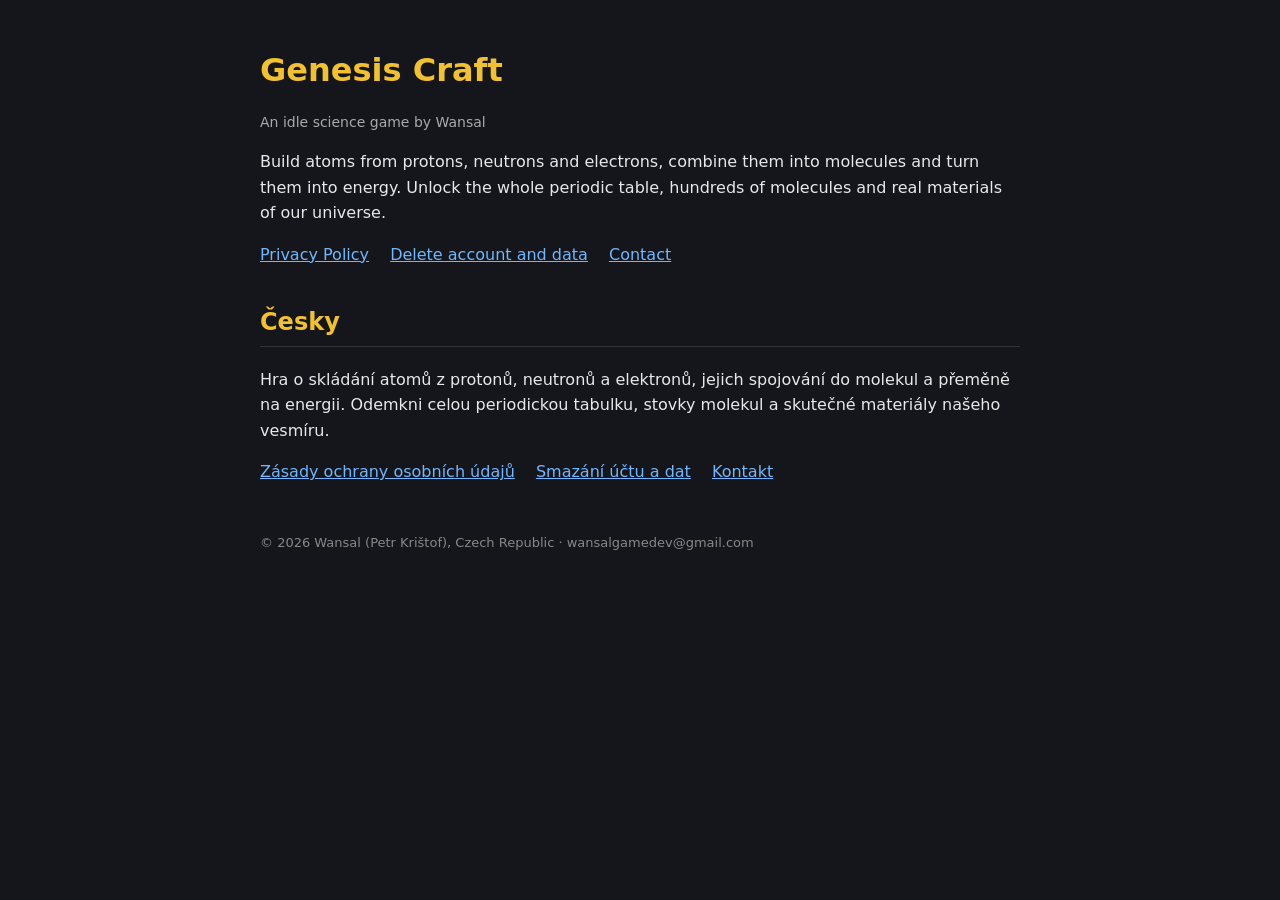
<file: index.html>
<!DOCTYPE html>
<html lang="en">
<head>
  <meta charset="utf-8">
  <meta name="viewport" content="width=device-width, initial-scale=1">
  <title>Genesis Craft – Wansal</title>
  <link rel="stylesheet" href="style.css">
</head>
<body>
<main>
  <h1>Genesis Craft</h1>
  <p class="lang">An idle science game by Wansal</p>

  <p>Build atoms from protons, neutrons and electrons, combine them into molecules and turn them into energy.
     Unlock the whole periodic table, hundreds of molecules and real materials of our universe.</p>

  <nav>
    <a href="privacy.html">Privacy Policy</a>
    <a href="delete-account.html">Delete account and data</a>
    <a href="mailto:wansalgamedev@gmail.com">Contact</a>
  </nav>

  <h2>Česky</h2>
  <p>Hra o skládání atomů z protonů, neutronů a elektronů, jejich spojování do molekul a přeměně na energii.
     Odemkni celou periodickou tabulku, stovky molekul a skutečné materiály našeho vesmíru.</p>
  <nav>
    <a href="privacy.html#cs">Zásady ochrany osobních údajů</a>
    <a href="delete-account.html#cs">Smazání účtu a dat</a>
    <a href="mailto:wansalgamedev@gmail.com">Kontakt</a>
  </nav>

  <footer>© 2026 Wansal (Petr Krištof), Czech Republic · wansalgamedev@gmail.com</footer>
</main>
</body>
</html>
</file>
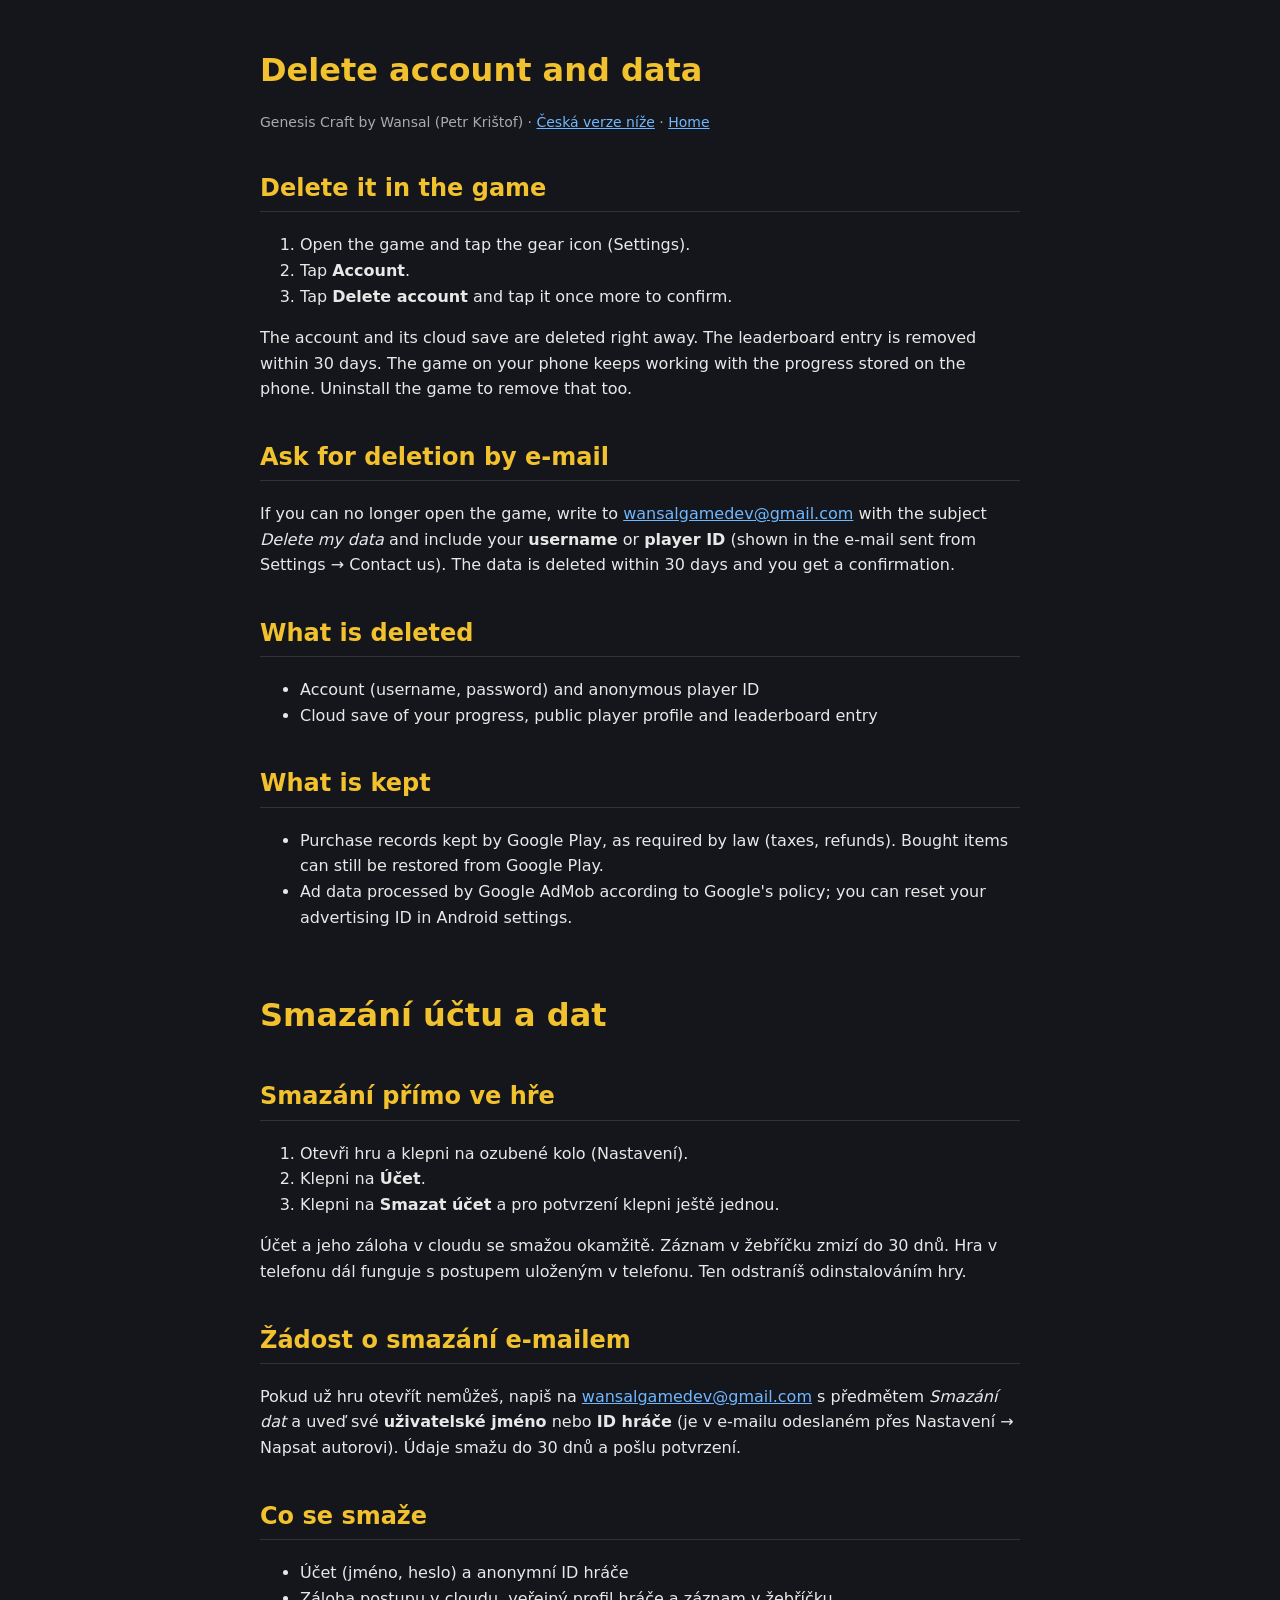
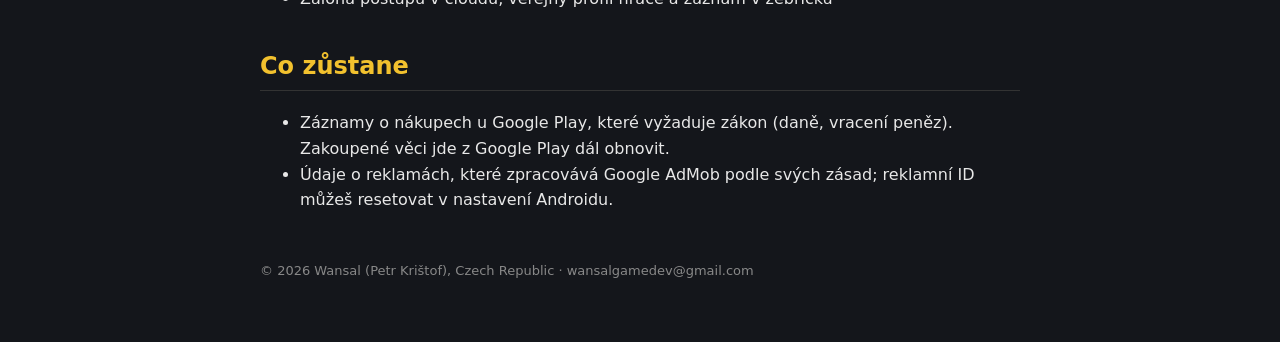
<file: delete-account.html>
<!DOCTYPE html>
<html lang="en">
<head>
  <meta charset="utf-8">
  <meta name="viewport" content="width=device-width, initial-scale=1">
  <title>Delete account and data – Genesis Craft</title>
  <link rel="stylesheet" href="style.css">
</head>
<body>
<main>
  <h1>Delete account and data</h1>
  <p class="lang">Genesis Craft by Wansal (Petr Krištof) · <a href="#cs">Česká verze níže</a> · <a href="index.html">Home</a></p>

  <h2>Delete it in the game</h2>
  <ol>
    <li>Open the game and tap the gear icon (Settings).</li>
    <li>Tap <b>Account</b>.</li>
    <li>Tap <b>Delete account</b> and tap it once more to confirm.</li>
  </ol>
  <p>The account and its cloud save are deleted right away. The leaderboard entry is removed within 30 days.
     The game on your phone keeps working with the progress stored on the phone. Uninstall the game to remove that too.</p>

  <h2>Ask for deletion by e-mail</h2>
  <p>If you can no longer open the game, write to
     <a href="mailto:wansalgamedev@gmail.com?subject=Genesis%20Craft%20-%20delete%20my%20data">wansalgamedev@gmail.com</a>
     with the subject <i>Delete my data</i> and include your <b>username</b> or <b>player ID</b>
     (shown in the e-mail sent from Settings → Contact us). The data is deleted within 30 days and you get a confirmation.</p>

  <h2>What is deleted</h2>
  <ul>
    <li>Account (username, password) and anonymous player ID</li>
    <li>Cloud save of your progress, public player profile and leaderboard entry</li>
  </ul>
  <h2>What is kept</h2>
  <ul>
    <li>Purchase records kept by Google Play, as required by law (taxes, refunds). Bought items can still be restored from Google Play.</li>
    <li>Ad data processed by Google AdMob according to Google's policy; you can reset your advertising ID in Android settings.</li>
  </ul>

  <!-- ===================================================================== -->
  <h1 id="cs" style="margin-top:60px">Smazání účtu a dat</h1>

  <h2>Smazání přímo ve hře</h2>
  <ol>
    <li>Otevři hru a klepni na ozubené kolo (Nastavení).</li>
    <li>Klepni na <b>Účet</b>.</li>
    <li>Klepni na <b>Smazat účet</b> a pro potvrzení klepni ještě jednou.</li>
  </ol>
  <p>Účet a jeho záloha v cloudu se smažou okamžitě. Záznam v žebříčku zmizí do 30 dnů.
     Hra v telefonu dál funguje s postupem uloženým v telefonu. Ten odstraníš odinstalováním hry.</p>

  <h2>Žádost o smazání e-mailem</h2>
  <p>Pokud už hru otevřít nemůžeš, napiš na
     <a href="mailto:wansalgamedev@gmail.com?subject=Genesis%20Craft%20-%20smazani%20dat">wansalgamedev@gmail.com</a>
     s předmětem <i>Smazání dat</i> a uveď své <b>uživatelské jméno</b> nebo <b>ID hráče</b>
     (je v e-mailu odeslaném přes Nastavení → Napsat autorovi). Údaje smažu do 30 dnů a pošlu potvrzení.</p>

  <h2>Co se smaže</h2>
  <ul>
    <li>Účet (jméno, heslo) a anonymní ID hráče</li>
    <li>Záloha postupu v cloudu, veřejný profil hráče a záznam v žebříčku</li>
  </ul>
  <h2>Co zůstane</h2>
  <ul>
    <li>Záznamy o nákupech u Google Play, které vyžaduje zákon (daně, vracení peněz). Zakoupené věci jde z Google Play dál obnovit.</li>
    <li>Údaje o reklamách, které zpracovává Google AdMob podle svých zásad; reklamní ID můžeš resetovat v nastavení Androidu.</li>
  </ul>

  <footer>© 2026 Wansal (Petr Krištof), Czech Republic · wansalgamedev@gmail.com</footer>
</main>
</body>
</html>
</file>
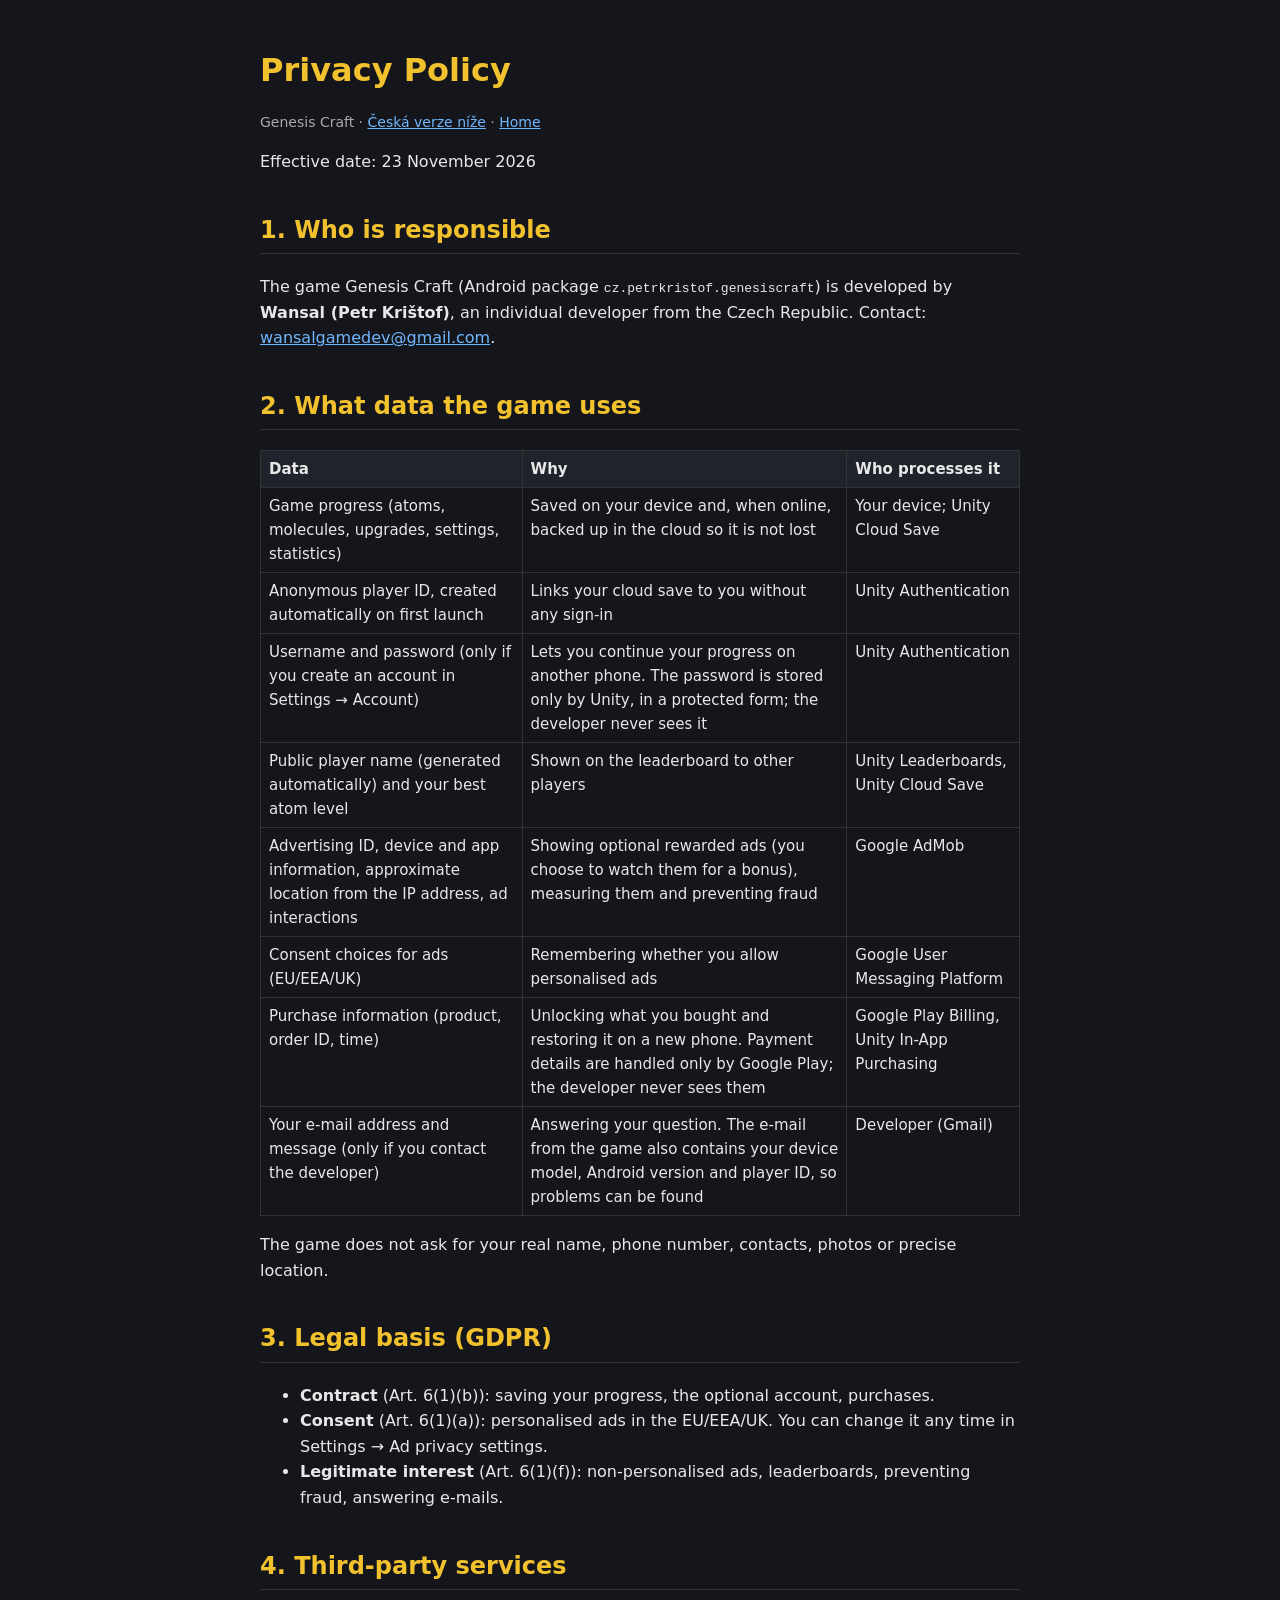
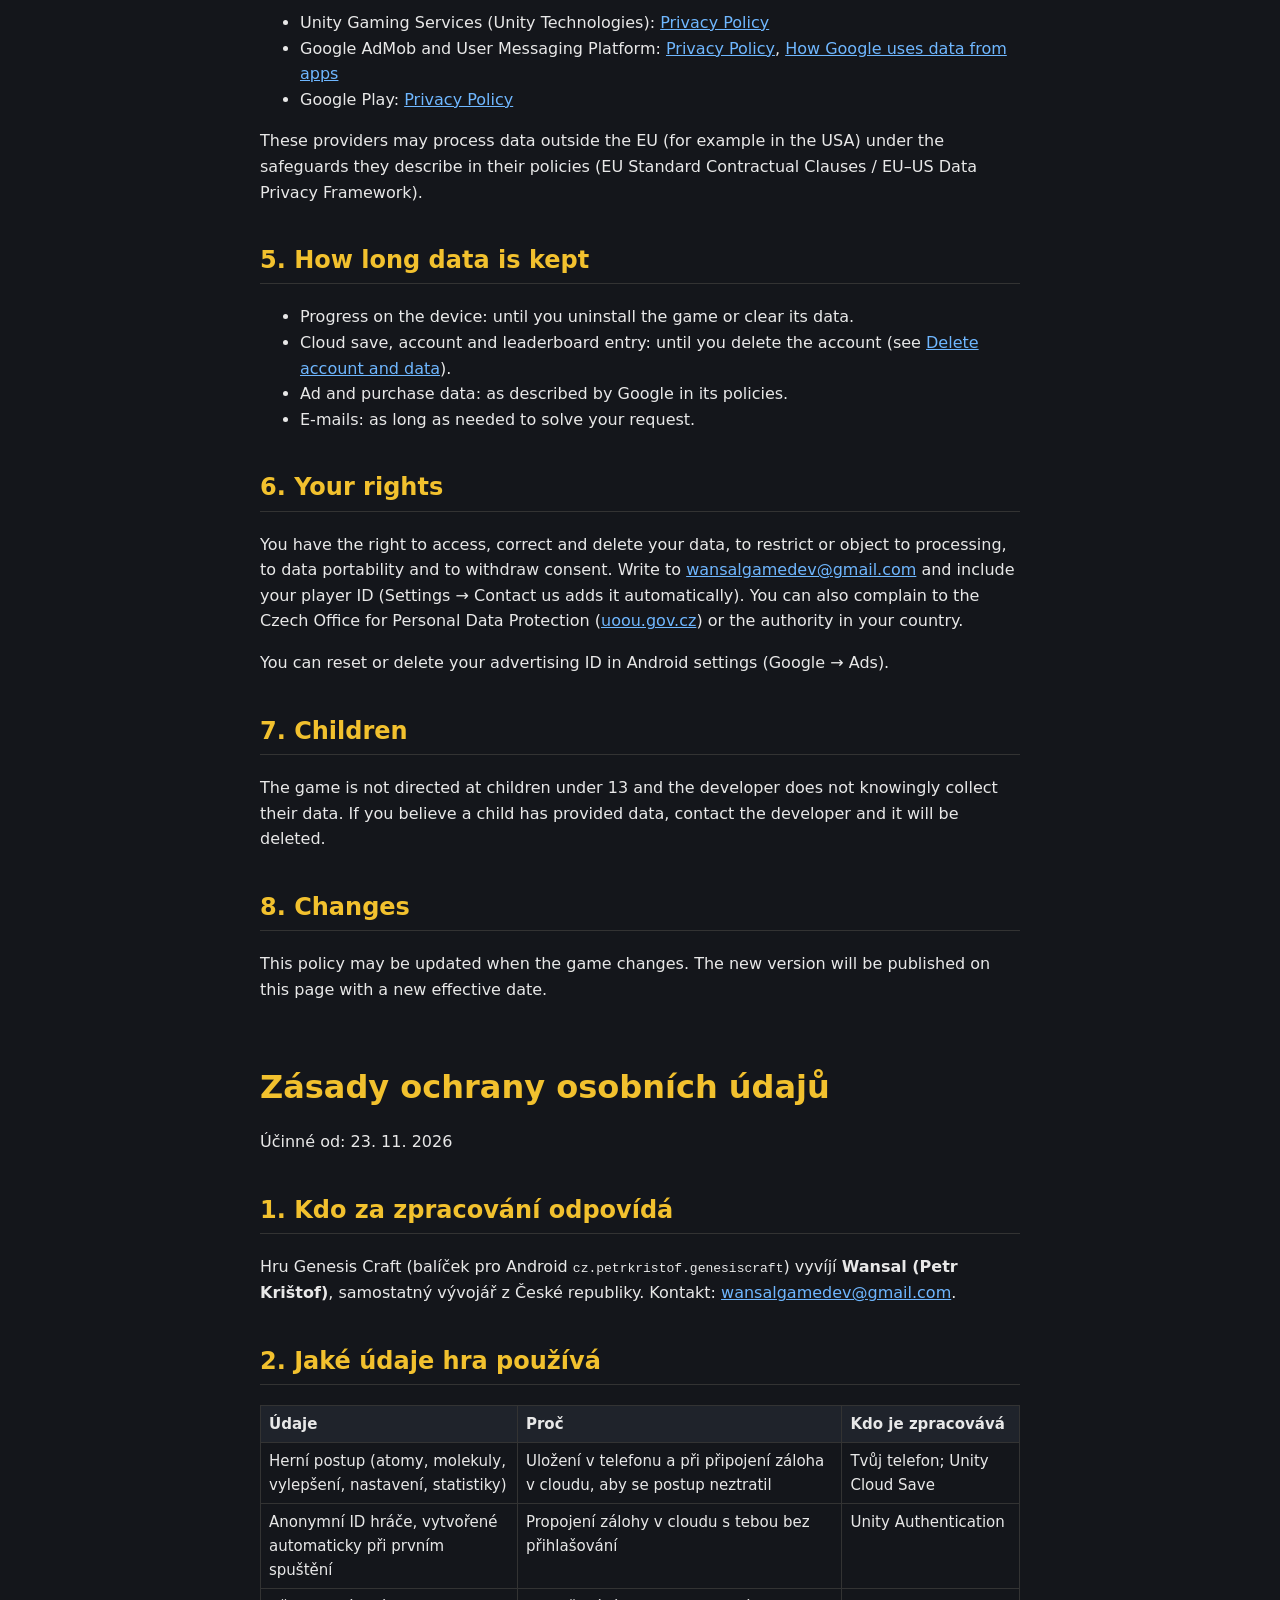
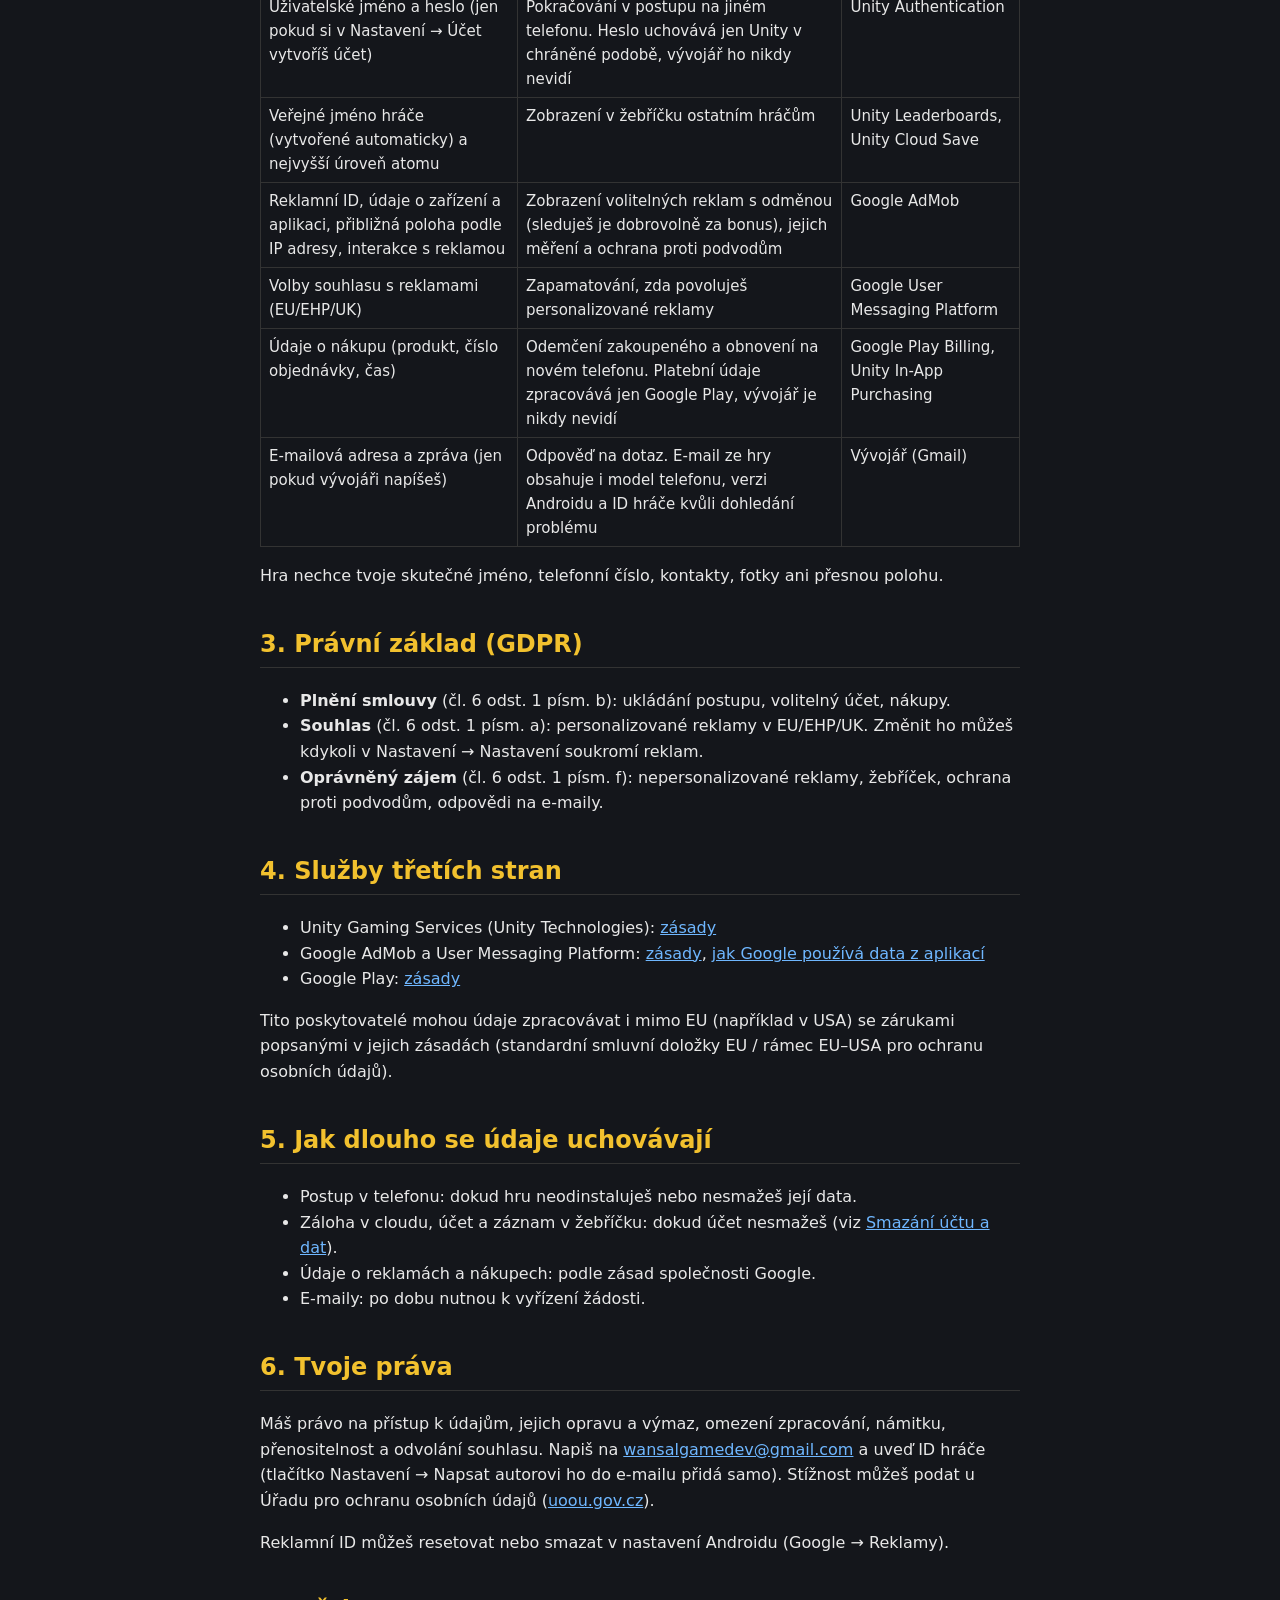
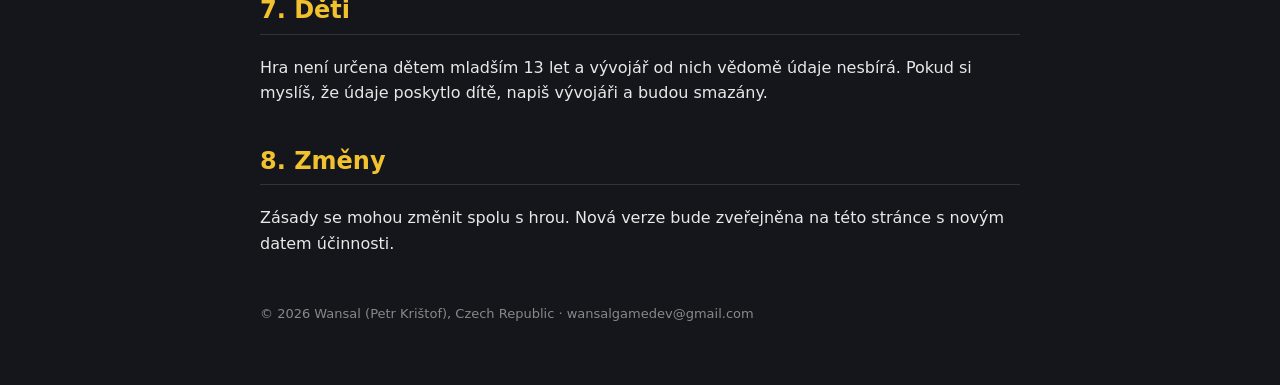
<file: privacy.html>
<!DOCTYPE html>
<html lang="en">
<head>
  <meta charset="utf-8">
  <meta name="viewport" content="width=device-width, initial-scale=1">
  <title>Privacy Policy – Genesis Craft</title>
  <link rel="stylesheet" href="style.css">
</head>
<body>
<main>
  <h1>Privacy Policy</h1>
  <p class="lang">Genesis Craft · <a href="#cs">Česká verze níže</a> · <a href="index.html">Home</a></p>
  <p>Effective date: 23 November 2026</p>

  <h2>1. Who is responsible</h2>
  <p>The game Genesis Craft (Android package <code>cz.petrkristof.genesiscraft</code>) is developed by
     <b>Wansal (Petr Krištof)</b>, an individual developer from the Czech Republic.
     Contact: <a href="mailto:wansalgamedev@gmail.com">wansalgamedev@gmail.com</a>.</p>

  <h2>2. What data the game uses</h2>
  <table>
    <tr><th>Data</th><th>Why</th><th>Who processes it</th></tr>
    <tr><td>Game progress (atoms, molecules, upgrades, settings, statistics)</td>
        <td>Saved on your device and, when online, backed up in the cloud so it is not lost</td>
        <td>Your device; Unity Cloud Save</td></tr>
    <tr><td>Anonymous player ID, created automatically on first launch</td>
        <td>Links your cloud save to you without any sign-in</td>
        <td>Unity Authentication</td></tr>
    <tr><td>Username and password (only if you create an account in Settings → Account)</td>
        <td>Lets you continue your progress on another phone. The password is stored only by Unity, in a protected form; the developer never sees it</td>
        <td>Unity Authentication</td></tr>
    <tr><td>Public player name (generated automatically) and your best atom level</td>
        <td>Shown on the leaderboard to other players</td>
        <td>Unity Leaderboards, Unity Cloud Save</td></tr>
    <tr><td>Advertising ID, device and app information, approximate location from the IP address, ad interactions</td>
        <td>Showing optional rewarded ads (you choose to watch them for a bonus), measuring them and preventing fraud</td>
        <td>Google AdMob</td></tr>
    <tr><td>Consent choices for ads (EU/EEA/UK)</td>
        <td>Remembering whether you allow personalised ads</td>
        <td>Google User Messaging Platform</td></tr>
    <tr><td>Purchase information (product, order ID, time)</td>
        <td>Unlocking what you bought and restoring it on a new phone. Payment details are handled only by Google Play; the developer never sees them</td>
        <td>Google Play Billing, Unity In-App Purchasing</td></tr>
    <tr><td>Your e-mail address and message (only if you contact the developer)</td>
        <td>Answering your question. The e-mail from the game also contains your device model, Android version and player ID, so problems can be found</td>
        <td>Developer (Gmail)</td></tr>
  </table>
  <p>The game does not ask for your real name, phone number, contacts, photos or precise location.</p>

  <h2>3. Legal basis (GDPR)</h2>
  <ul>
    <li><b>Contract</b> (Art. 6(1)(b)): saving your progress, the optional account, purchases.</li>
    <li><b>Consent</b> (Art. 6(1)(a)): personalised ads in the EU/EEA/UK. You can change it any time in Settings → Ad privacy settings.</li>
    <li><b>Legitimate interest</b> (Art. 6(1)(f)): non-personalised ads, leaderboards, preventing fraud, answering e-mails.</li>
  </ul>

  <h2>4. Third-party services</h2>
  <ul>
    <li>Unity Gaming Services (Unity Technologies): <a href="https://unity.com/legal/game-player-and-app-user-privacy-policy">Privacy Policy</a></li>
    <li>Google AdMob and User Messaging Platform: <a href="https://policies.google.com/privacy">Privacy Policy</a>,
        <a href="https://policies.google.com/technologies/partner-sites">How Google uses data from apps</a></li>
    <li>Google Play: <a href="https://policies.google.com/privacy">Privacy Policy</a></li>
  </ul>
  <p>These providers may process data outside the EU (for example in the USA) under the safeguards they describe
     in their policies (EU Standard Contractual Clauses / EU–US Data Privacy Framework).</p>

  <h2>5. How long data is kept</h2>
  <ul>
    <li>Progress on the device: until you uninstall the game or clear its data.</li>
    <li>Cloud save, account and leaderboard entry: until you delete the account (see <a href="delete-account.html">Delete account and data</a>).</li>
    <li>Ad and purchase data: as described by Google in its policies.</li>
    <li>E-mails: as long as needed to solve your request.</li>
  </ul>

  <h2>6. Your rights</h2>
  <p>You have the right to access, correct and delete your data, to restrict or object to processing, to data portability
     and to withdraw consent. Write to <a href="mailto:wansalgamedev@gmail.com">wansalgamedev@gmail.com</a> and include your
     player ID (Settings → Contact us adds it automatically). You can also complain to the Czech Office for Personal Data Protection
     (<a href="https://uoou.gov.cz">uoou.gov.cz</a>) or the authority in your country.</p>
  <p>You can reset or delete your advertising ID in Android settings (Google → Ads).</p>

  <h2>7. Children</h2>
  <p>The game is not directed at children under 13 and the developer does not knowingly collect their data.
     If you believe a child has provided data, contact the developer and it will be deleted.</p>

  <h2>8. Changes</h2>
  <p>This policy may be updated when the game changes. The new version will be published on this page with a new effective date.</p>

  <!-- ===================================================================== -->
  <h1 id="cs" style="margin-top:60px">Zásady ochrany osobních údajů</h1>
  <p>Účinné od: 23. 11. 2026</p>

  <h2>1. Kdo za zpracování odpovídá</h2>
  <p>Hru Genesis Craft (balíček pro Android <code>cz.petrkristof.genesiscraft</code>) vyvíjí
     <b>Wansal (Petr Krištof)</b>, samostatný vývojář z České republiky.
     Kontakt: <a href="mailto:wansalgamedev@gmail.com">wansalgamedev@gmail.com</a>.</p>

  <h2>2. Jaké údaje hra používá</h2>
  <table>
    <tr><th>Údaje</th><th>Proč</th><th>Kdo je zpracovává</th></tr>
    <tr><td>Herní postup (atomy, molekuly, vylepšení, nastavení, statistiky)</td>
        <td>Uložení v telefonu a při připojení záloha v cloudu, aby se postup neztratil</td>
        <td>Tvůj telefon; Unity Cloud Save</td></tr>
    <tr><td>Anonymní ID hráče, vytvořené automaticky při prvním spuštění</td>
        <td>Propojení zálohy v cloudu s tebou bez přihlašování</td>
        <td>Unity Authentication</td></tr>
    <tr><td>Uživatelské jméno a heslo (jen pokud si v Nastavení → Účet vytvoříš účet)</td>
        <td>Pokračování v postupu na jiném telefonu. Heslo uchovává jen Unity v chráněné podobě, vývojář ho nikdy nevidí</td>
        <td>Unity Authentication</td></tr>
    <tr><td>Veřejné jméno hráče (vytvořené automaticky) a nejvyšší úroveň atomu</td>
        <td>Zobrazení v žebříčku ostatním hráčům</td>
        <td>Unity Leaderboards, Unity Cloud Save</td></tr>
    <tr><td>Reklamní ID, údaje o zařízení a aplikaci, přibližná poloha podle IP adresy, interakce s reklamou</td>
        <td>Zobrazení volitelných reklam s odměnou (sleduješ je dobrovolně za bonus), jejich měření a ochrana proti podvodům</td>
        <td>Google AdMob</td></tr>
    <tr><td>Volby souhlasu s reklamami (EU/EHP/UK)</td>
        <td>Zapamatování, zda povoluješ personalizované reklamy</td>
        <td>Google User Messaging Platform</td></tr>
    <tr><td>Údaje o nákupu (produkt, číslo objednávky, čas)</td>
        <td>Odemčení zakoupeného a obnovení na novém telefonu. Platební údaje zpracovává jen Google Play, vývojář je nikdy nevidí</td>
        <td>Google Play Billing, Unity In-App Purchasing</td></tr>
    <tr><td>E-mailová adresa a zpráva (jen pokud vývojáři napíšeš)</td>
        <td>Odpověď na dotaz. E-mail ze hry obsahuje i model telefonu, verzi Androidu a ID hráče kvůli dohledání problému</td>
        <td>Vývojář (Gmail)</td></tr>
  </table>
  <p>Hra nechce tvoje skutečné jméno, telefonní číslo, kontakty, fotky ani přesnou polohu.</p>

  <h2>3. Právní základ (GDPR)</h2>
  <ul>
    <li><b>Plnění smlouvy</b> (čl. 6 odst. 1 písm. b): ukládání postupu, volitelný účet, nákupy.</li>
    <li><b>Souhlas</b> (čl. 6 odst. 1 písm. a): personalizované reklamy v EU/EHP/UK. Změnit ho můžeš kdykoli v Nastavení → Nastavení soukromí reklam.</li>
    <li><b>Oprávněný zájem</b> (čl. 6 odst. 1 písm. f): nepersonalizované reklamy, žebříček, ochrana proti podvodům, odpovědi na e-maily.</li>
  </ul>

  <h2>4. Služby třetích stran</h2>
  <ul>
    <li>Unity Gaming Services (Unity Technologies): <a href="https://unity.com/legal/game-player-and-app-user-privacy-policy">zásady</a></li>
    <li>Google AdMob a User Messaging Platform: <a href="https://policies.google.com/privacy?hl=cs">zásady</a>,
        <a href="https://policies.google.com/technologies/partner-sites?hl=cs">jak Google používá data z aplikací</a></li>
    <li>Google Play: <a href="https://policies.google.com/privacy?hl=cs">zásady</a></li>
  </ul>
  <p>Tito poskytovatelé mohou údaje zpracovávat i mimo EU (například v USA) se zárukami popsanými v jejich zásadách
     (standardní smluvní doložky EU / rámec EU–USA pro ochranu osobních údajů).</p>

  <h2>5. Jak dlouho se údaje uchovávají</h2>
  <ul>
    <li>Postup v telefonu: dokud hru neodinstaluješ nebo nesmažeš její data.</li>
    <li>Záloha v cloudu, účet a záznam v žebříčku: dokud účet nesmažeš (viz <a href="delete-account.html#cs">Smazání účtu a dat</a>).</li>
    <li>Údaje o reklamách a nákupech: podle zásad společnosti Google.</li>
    <li>E-maily: po dobu nutnou k vyřízení žádosti.</li>
  </ul>

  <h2>6. Tvoje práva</h2>
  <p>Máš právo na přístup k údajům, jejich opravu a výmaz, omezení zpracování, námitku, přenositelnost a odvolání souhlasu.
     Napiš na <a href="mailto:wansalgamedev@gmail.com">wansalgamedev@gmail.com</a> a uveď ID hráče (tlačítko Nastavení → Napsat autorovi ho
     do e-mailu přidá samo). Stížnost můžeš podat u Úřadu pro ochranu osobních údajů (<a href="https://uoou.gov.cz">uoou.gov.cz</a>).</p>
  <p>Reklamní ID můžeš resetovat nebo smazat v nastavení Androidu (Google → Reklamy).</p>

  <h2>7. Děti</h2>
  <p>Hra není určena dětem mladším 13 let a vývojář od nich vědomě údaje nesbírá.
     Pokud si myslíš, že údaje poskytlo dítě, napiš vývojáři a budou smazány.</p>

  <h2>8. Změny</h2>
  <p>Zásady se mohou změnit spolu s hrou. Nová verze bude zveřejněna na této stránce s novým datem účinnosti.</p>

  <footer>© 2026 Wansal (Petr Krištof), Czech Republic · wansalgamedev@gmail.com</footer>
</main>
</body>
</html>
</file>
<file: style.css>
body {
  margin: 0;
  font-family: system-ui, -apple-system, "Segoe UI", Roboto, sans-serif;
  line-height: 1.6;
  color: #e8e8e8;
  background: #14161b;
}
main {
  max-width: 760px;
  margin: 0 auto;
  padding: 24px 20px 60px;
}
h1 { color: #f2c12e; margin-bottom: 4px; }
h2 { color: #f2c12e; margin-top: 36px; border-bottom: 1px solid #333; padding-bottom: 4px; }
h3 { margin-top: 24px; }
a { color: #6fb7ff; }
nav { margin: 8px 0 24px; }
nav a { margin-right: 16px; }
.lang { font-size: 14px; color: #aaa; }
.note { background: #1f232b; border-left: 4px solid #f2c12e; padding: 10px 14px; }
table { border-collapse: collapse; width: 100%; font-size: 15px; }
th, td { border: 1px solid #333; padding: 6px 8px; text-align: left; vertical-align: top; }
th { background: #1f232b; }
footer { margin-top: 48px; font-size: 13px; color: #888; }
</file>
